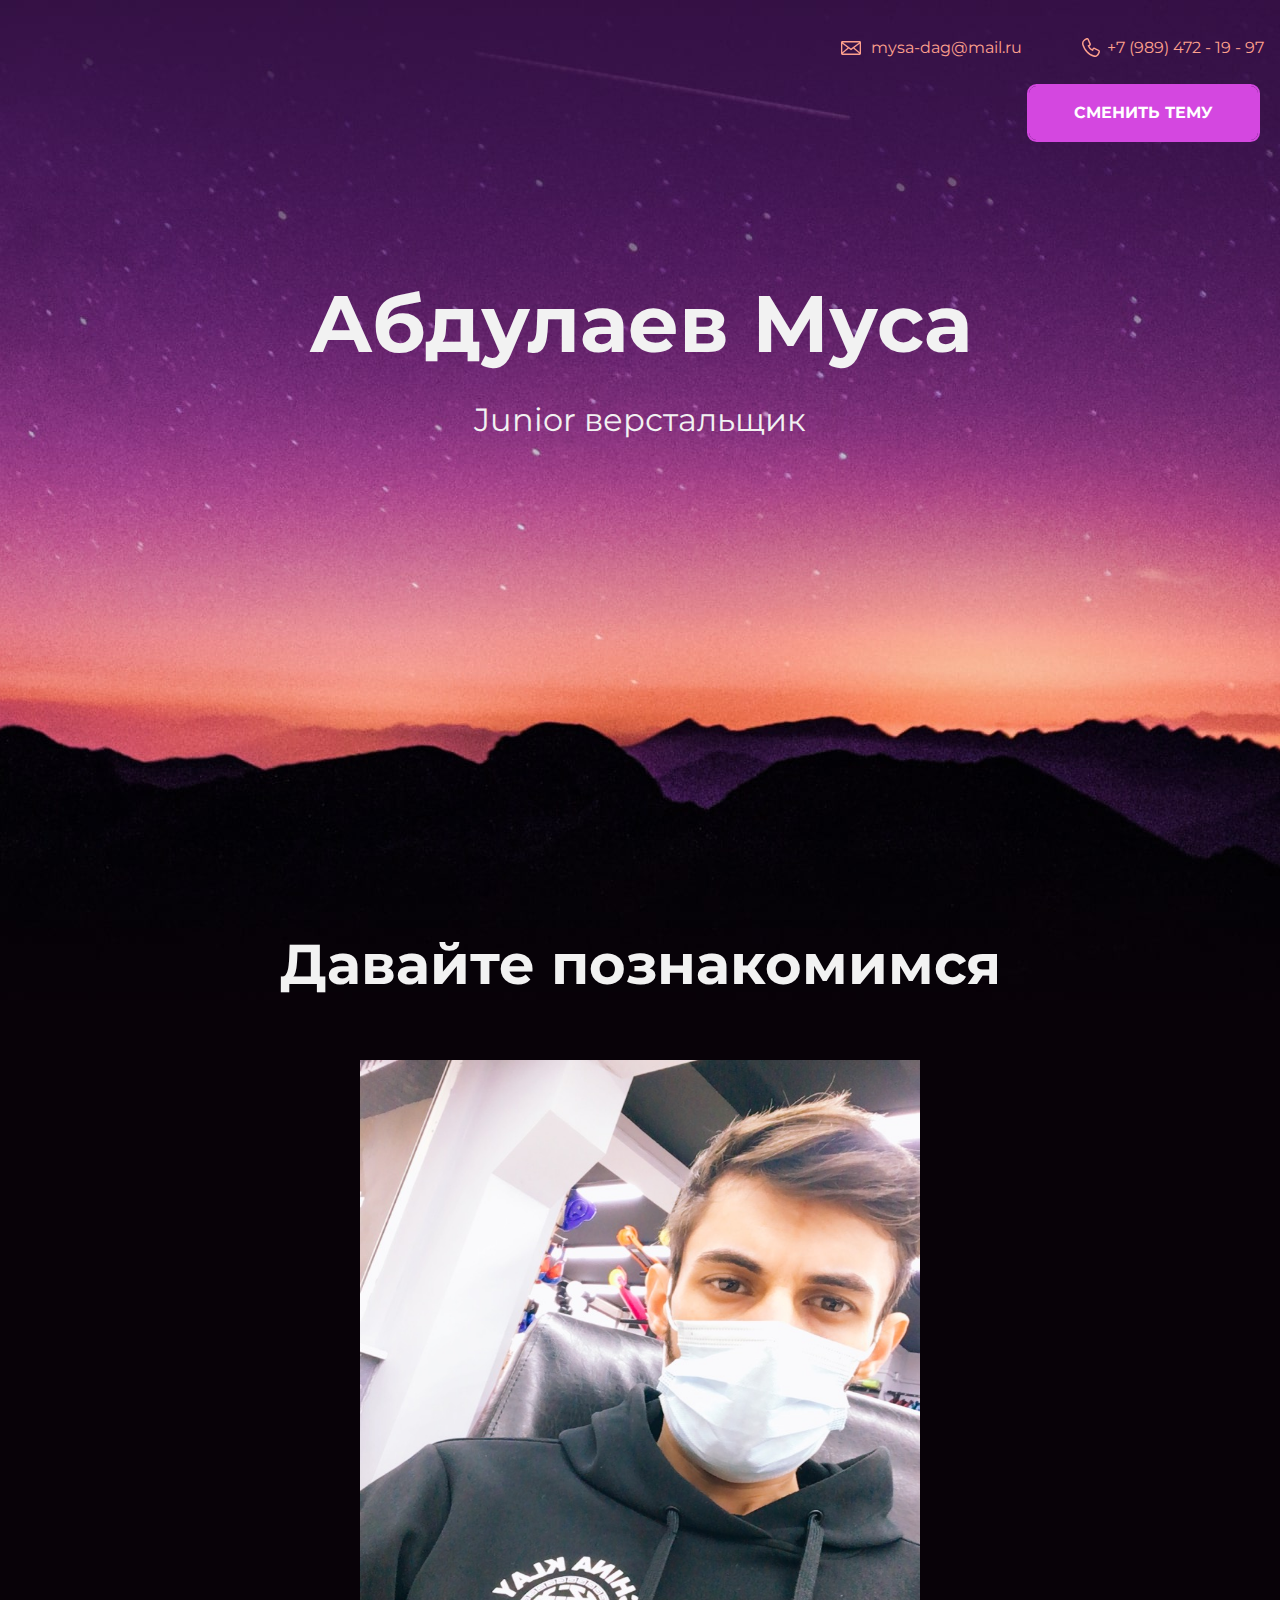
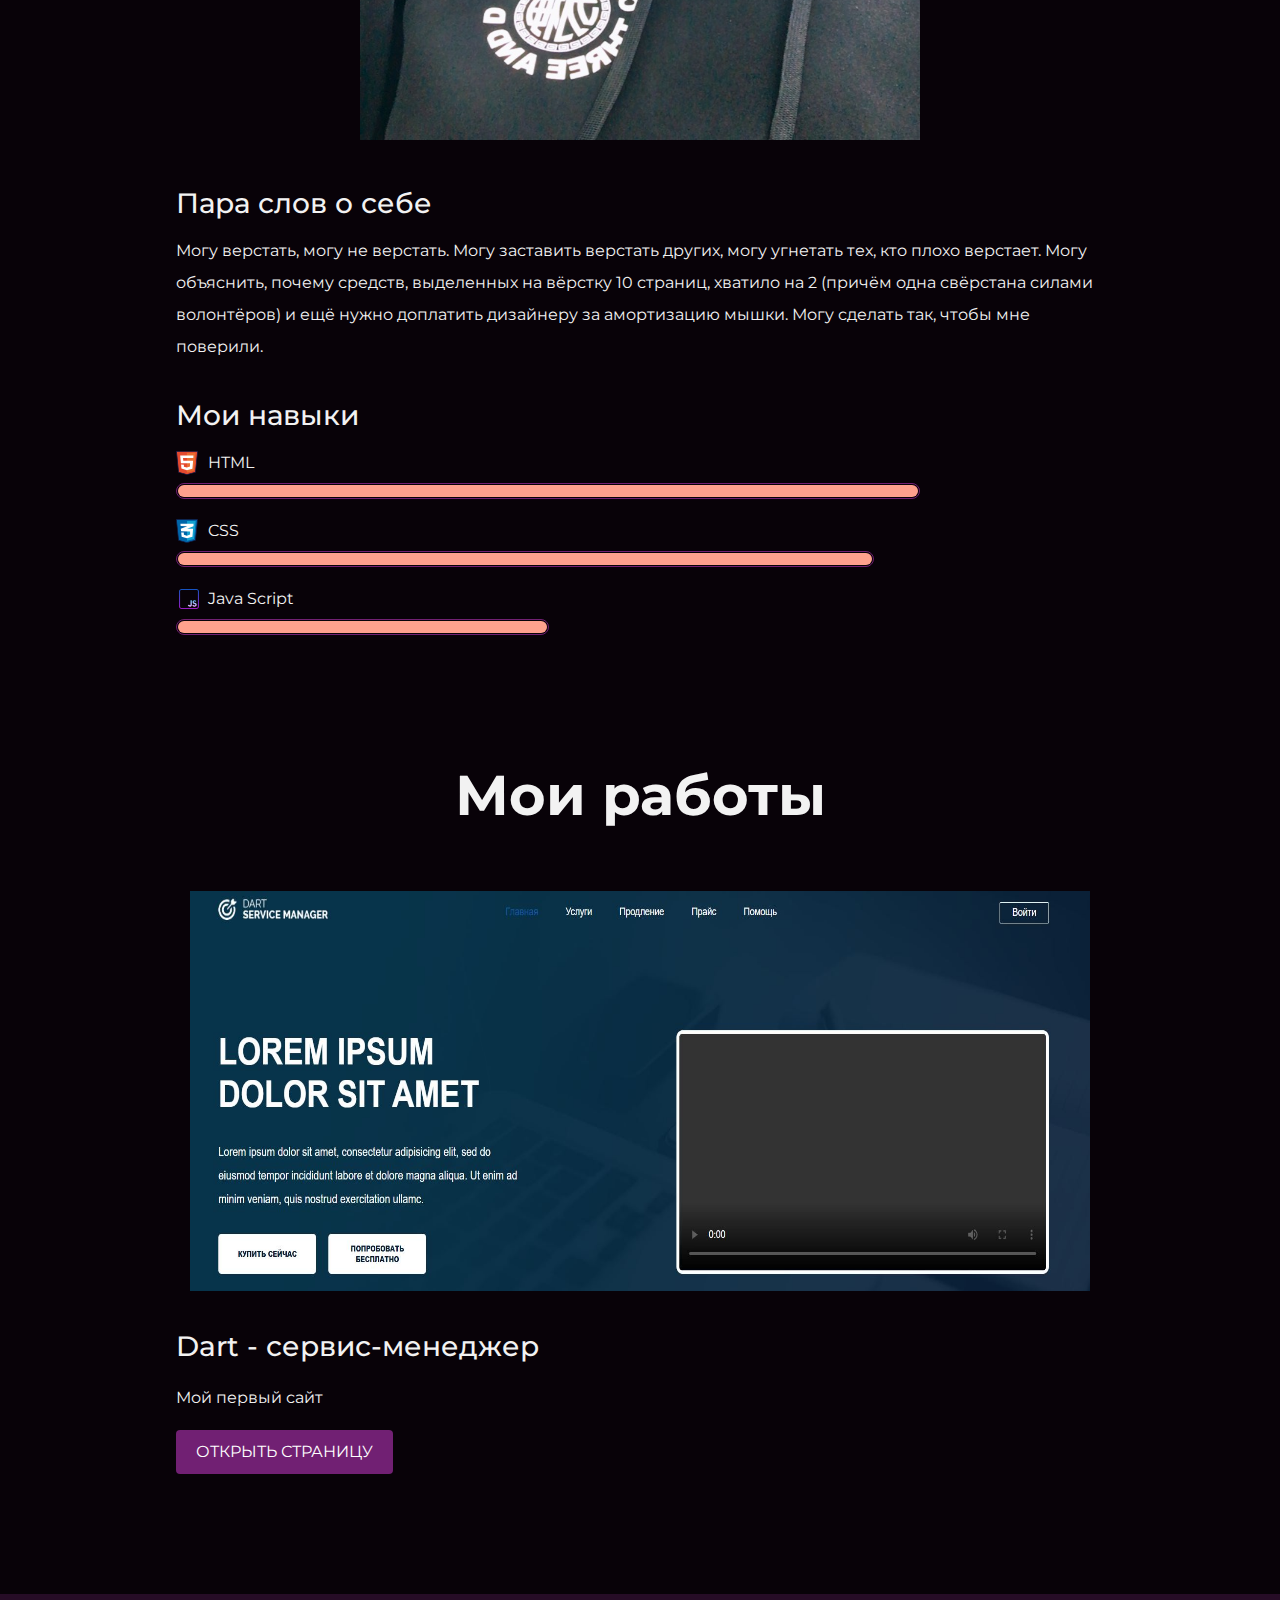
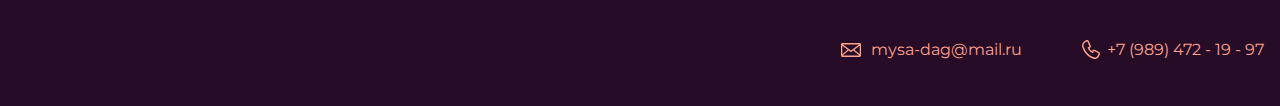
<file: index.html>
<!DOCTYPE html>
<html lang="ru">
  <head>
    <meta charset="UTF-8">
    <link rel="stylesheet" href="css/style.css">
    <link href="https://fonts.googleapis.com/css?family=Montserrat:400,500,700|Old+Standard+TT&display=swap&subset=cyrillic" rel="stylesheet">
    <title>Портфолио Junior верстальщика</title>
  </head>

  <body id="page" class="dark-theme">
    <header class="page-header">
      <div class="container">
        <a class="header-email"
          href="https://mail.ru/mysa-dag@mail.ru">mysa-dag@mail.ru</a>
        <a class="header-phone" href="tel:+79894721997">+7 (989) 472 - 19 - 97</a>
      </div>
      <div>
        <button class="btn theme-btn" type="button">Сменить тему</button>
      </div>
    </header>
        <section class="hero-image">
          <div class="container">
            <h1 class="heading">Абдулаев Муса</h1>
            <p>Junior верстальщик</p>
          </div>
        </section>

        <section class="intro">
          <div class="container">
            <h2 class="subheading">Давайте познакомимся</h2>
            <figure class="user-image">
              <img src="files/user.jpg" width="560" height="680" alt="Фотография Босса">
            </figure>
            <div>
              <h3>Пара слов о себе</h3>
              <p>Могу верстать, могу не верстать. 
                Могу заставить верстать других, могу угнетать тех, кто плохо верстает.

                Могу объяснить, почему средств, 
                выделенных на вёрстку 10 страниц, 
                хватило на 2 (причём одна свёрстана силами волонтёров)
                и ещё нужно доплатить дизайнеру за амортизацию мышки. 
                Могу сделать так, чтобы мне поверили.</p>
            </div>
            <div class="skills">
              <h3>Мои навыки</h3>
              <dl class="skills-list">
                <dt class="skill-html">HTML</dt>
                <dd class="level" style="width: 80%;"><div>80%</div></dd>
                <dt class="skill-css">CSS</dt>
                <dd class="level" style="width: 75%;"><div>75%</div></dd>
                <dt class="skill-js">Java Script</dt>
                <dd class="level" style="width: 40%;"><div>40%</div></dd>
              </dl>
            </div>

          </div>
        </section>

      <section class="portfolio">
        <div class="container">
          <h2 class="subheading">Мои работы</h2>
          <figure class="project-image">
            <img src="files/project_1.JPG" width="900" height="400" alt="Проект первый. Начало">
          </figure>
          <h3>Dart - сервис-менеджер</h3>
          <p>Мой первый сайт</p>
          <a class="button" href="source/project/index.html">Открыть страницу</a>
        </div>
      </section>

    <footer class="page-footer">
      <div class="container">
        <a class="footer-email"
          href="https://mail.ru/mysa-dag@mail.ru">mysa-dag@mail.ru</a>
        <a class="footer-phone" href="tel:+79894721997">+7 (989) 472 - 19 - 97</a>
      </div>
    </footer>
    <script src="js/btn-change-theme.js"></script>
  </body>
</html>
</file>
<file: css/style.css>
body {
  margin: 0;
  min-width: 960px;
  font-family: "Montserrat", "Helvetica", "Arial", sans-serif;
  font-size: 16px;
  line-height: 32px;
  background-repeat: no-repeat;
  background-position: top center;
}

.dark-theme {
  color: #f2f2f2;
  background-color: #080208;
  background-image: url("../img/hero-bg_d.jpg");
}

.light-theme {
  color: #222222;
  background-color: #f2f4f6;
  background-image: url("../img/hero-bg_l.jpg");
}

.container {
  max-width: 928px;
  margin: 0 auto;
  padding: 0 16px;
}

.page-header {
  margin: 0 0 180px;
  padding: 32px 0 32px;
}

.page-header .container,
.page-footer .container {
  max-width: 1408px;
  text-align: right;
}

.page-header a {
  margin-left: 56px;
  text-decoration: none;
  background-repeat: no-repeat;
  background-position: left;
}

.dark-theme .page-header a {
  color: #fea18d;
}

.light-theme .page-header a {
  color: #288be6;
}

.dark-theme .header-email {
  padding-left: 30px;
  background-image: url("../img/icon-email.svg");
}

.light-theme .header-email {
  padding-left: 30px;
  background-image: url("../img/icon-email-header_l.svg");
}

.dark-theme .header-phone {
  padding-left: 25px;
  background-image: url("../img/icon-phone.svg");
}

.light-theme .header-phone {
  padding-left: 25px;
  background-image: url("../img/icon-phone-header.svg");
}

.btn {
  box-sizing: border-box;
  -webkit-appearance: none;
     -moz-appearance: none;
          appearance: none;
  background-color: transparent;
  border: 2px solid #e74c3c;
  border-radius: 0.6em;
  color: #e74c3c;
  cursor: pointer;
  display: -webkit-box;
  display: -webkit-flex;
  display: -ms-flexbox;
  display: flex;
  -webkit-align-self: center;
      -ms-flex-item-align: center;
          align-self: center;
  font-size: 1rem;
  font-weight: 400;
  line-height: 1;
  margin: 20px;
  padding: 1.2em 2.8em;
  text-decoration: none;
  text-align: center;
  text-transform: uppercase;
  font-family: 'Montserrat', sans-serif;
  font-weight: 700;
  float: right;
}
.btn:hover, .btn:focus {
  color: #fff;
  outline: 0;
}

.dark-theme .theme-btn {
  border-color: #d447e0;
  color: #fff;
  box-shadow: 0 0 40px 40px #d447e0 inset, 0 0 0 0 #d447e0;
  -webkit-transition: all 150ms ease-in-out;
  transition: all 150ms ease-in-out;
}
.dark-theme .theme-btn:hover {
  box-shadow: 0 0 10px 0 #d447e0 inset, 0 0 10px 4px #d447e0;
}

.light-theme .theme-btn {
  border-color: #35e6ec;
  color: #288be6;
  box-shadow: 0 0 40px 40px #35e6ec inset, 0 0 0 0 #35e6ec;
  -webkit-transition: all 150ms ease-in-out;
  transition: all 150ms ease-in-out;
}
.light-theme .theme-btn:hover {
  box-shadow: 0 0 10px 0 #35e6ec inset, 0 0 10px 4px #35e6ec;
}

.dark-theme .hero-image {
  margin-bottom: 480px;
}

.light-theme .hero-image {
  margin-bottom: 620px;
}

.hero-image .container {
  max-width: 1408px;
  text-align: center;
}

.dark-theme .heading {
  margin: 0 0 24px;
  font-size: 80px;
  line-height: 96px;
}

.light-theme .heading {
  margin: 0 0 16px;
  font-family: "Old Standard TT", "Times", "Times New Roman", serif;
  font-size: 88px;
  line-height: 96px;
  font-weight: 400;
}


.hero-image p {
  margin: 0;
  font-size: 32px;
  line-height: 48px;
}

.intro {
  margin: 0 0 120px;
}

.dark-theme .subheading {
  margin: 0 0 56px;
  font-size: 56px;
  line-height: 80px;
  text-align: center;
}

.light-theme .subheading {
  margin: 0 0 56px;
  font-family: "Old Standard TT", "Times", "Times New Roman", serif;
  font-size: 64px;
  line-height: 80px;
  font-weight: 400;
  text-align: center;
}

.user-image {
  margin: 0 0 32px;
  text-align: center;
}

.intro h3,
.portfolio h3 {
  margin: 0 0 12px;
  font-size: 28px;
  line-height: 40px;
  font-weight: 500;
}

.intro p {
  margin: 0 0 32px;
}

.skills-list {
  margin: 0;
  padding: 0;
}

.skills-list dt {
  padding-left: 32px;
  background-repeat: no-repeat;
  background-position: left;
}

.skill-html {
  background-image: url("../img/icon-html.svg");
}

.skill-css {
  background-image: url("../img/icon-css.svg");
}

.skill-js {
  background-image: url("../img/icon-js.svg");
}

.level {
  margin: 4px 0 16px;
  padding: 0;
  height: 14px;
  font-size: 0;
  border-radius: 8px;
}

.dark-theme .level {
  background-color: #080208;
  border: 1px solid #712073;
}

.light-theme .level {
  background-color: #ffffff;
  border: 1px solid #86c3fa;
}

.level div {
  margin: 1px;
  height: 12px;
  border-radius: 6px;
}

.dark-theme .level div {
  background-color: #fea18d;
}

.light-theme .level div {
  background-color: #288be6;
}

.portfolio {
  margin: 0 0 120px;
}

.projects {
  margin: 0;
  padding: 0;
  list-style: none;
}

.projects li {
  margin: 0 0 80px;
}

.project-image {
  margin: 0 0 24px;
  text-align: center;
}

.projects p {
  margin: 0 0 24px;
}

.button {
  padding: 6px 20px;
  display: inline-block;
  vertical-align: baseline;
  text-decoration: none;
  text-transform: uppercase;
  border-radius: 4px;
}

.dark-theme .button {
  background-color: #712073;
  color: #ffffff;
}

.light-theme .button {
  background-color: #288be6;
  color: #ffffff;
}

.dark-theme .page-footer {
  padding: 40px 0;
  background-color: #260c26;
}

.light-theme .page-footer {
  padding: 40px 0;
  background-color: #00417d;
  color: #ffffff;
}

.page-footer a {
  margin-left: 56px;
  text-decoration: none;
  background-repeat: no-repeat;
  background-position: left;
}

.dark-theme .page-footer a {
  color: #fea18d;
}

.light-theme .page-footer a {
  color: inherit;
}

.dark-theme .footer-email {
  padding-left: 30px;
  background-image: url("../img/icon-email.svg");
}

.dark-theme .footer-phone {
  padding-left: 25px;
  background-image: url("../img/icon-phone.svg");
}

.light-theme .footer-email {
  padding-left: 30px;
  background-image: url("../img/icon-email-footer_l.svg");
}

.light-theme .footer-phone {
  padding-left: 25px;
  background-image: url("../img/icon-phone-footer_l.svg");
}
</file>
